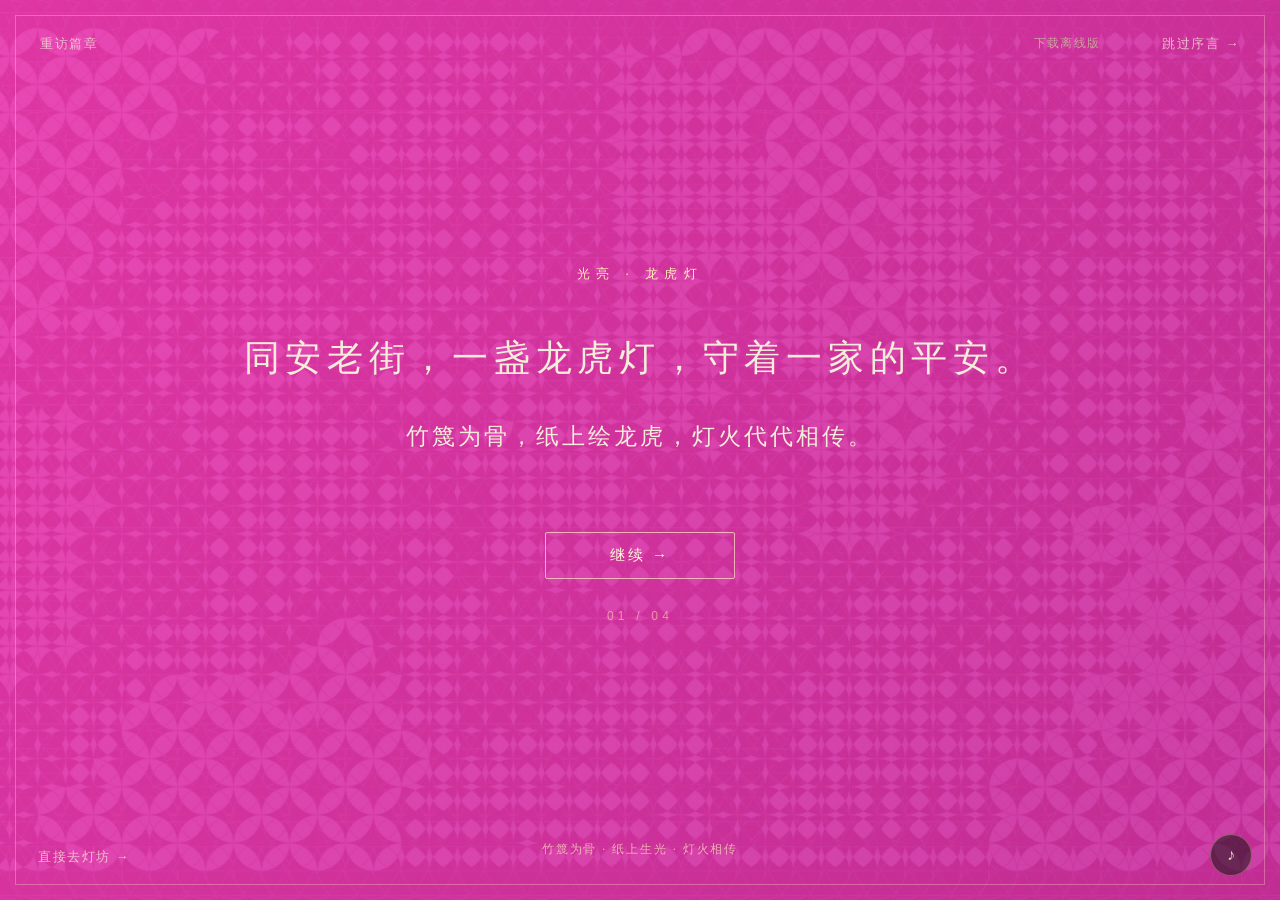
<file: index.html>
<!DOCTYPE html>
<html lang="zh-CN">
<head>
<meta charset="UTF-8">
<meta name="viewport" content="width=device-width, initial-scale=1.0, maximum-scale=1.0, user-scalable=no, viewport-fit=cover">
<meta name="apple-mobile-web-app-capable" content="yes">
<title>光亮 · 龙虎灯</title>
<style>
  html,body{margin:0;padding:0;width:100%;height:100%;overflow:hidden;background:#2a0f2e;}
  body{
    background:#2a0f2e url(assets/bg_pattern.jpg?v=5) center/cover no-repeat;
    font-family:"Heiti SC","STHeiti","SimHei","Source Han Sans SC","Noto Sans SC","Microsoft YaHei","PingFang SC",sans-serif;
    -webkit-user-select:none;user-select:none;-webkit-touch-callout:none;
  }
  body::before{content:"";position:fixed;inset:0;background:rgba(40,8,40,.55);backdrop-filter:blur(6px);-webkit-backdrop-filter:blur(6px);}
  #game{position:fixed;inset:0;padding:env(safe-area-inset-top) env(safe-area-inset-right) env(safe-area-inset-bottom) env(safe-area-inset-left);}
  #game canvas{touch-action:none;box-shadow:0 0 60px rgba(0,0,0,.55);}
  #rotate{position:fixed;inset:0;z-index:20;display:none;flex-direction:column;align-items:center;justify-content:center;
    background:#ff9cd4 url(assets/bg_pattern.jpg?v=5) center/cover;color:#fff;text-align:center;}
  #rotate .card{background:#004dfc;border:6px solid #ff00c8;border-radius:24px;padding:28px 34px;box-shadow:0 10px 0 #9a0078;}
  #rotate .phone{width:54px;height:92px;border:5px solid #fbf5a2;border-radius:12px;margin:0 auto 18px;animation:rot 2.2s ease-in-out infinite;}
  #rotate h2{margin:0 0 8px;font-size:26px;letter-spacing:.2em;color:#fbf5a2;}
  #rotate p{margin:0;font-size:15px;letter-spacing:.1em;}
  @keyframes rot{0%,30%{transform:rotate(0)}60%,100%{transform:rotate(-90deg)}}
  #loading{position:fixed;inset:0;display:flex;align-items:center;justify-content:center;color:#fbf5a2;font-size:20px;letter-spacing:.3em;z-index:5;pointer-events:none;}
</style>
<link rel="stylesheet" href="journey.css?v=12">
</head>
<body>
<div id="loading">龙虎灯 · 载入中</div>
<div id="game"></div>
<a class="download-link" href="download.html">下载离线版 ↓</a>
<div id="rotate"><div class="card"><div class="phone"></div><h2>请横屏体验</h2><p>旋转手机后自动继续，进度不会丢失</p></div></div>
<script src="lib/phaser.min.js"></script>
<script src="lib/three.min.js"></script>
<script src="js/core.js?v=12"></script>
<script src="js/data.js?v=12"></script>
<script src="js/scenes/boot.js?v=12"></script>
<script src="js/journey.js?v=12"></script>
<script src="js/scenes/title.js?v=12"></script>
<script src="js/scenes/story.js?v=12"></script>
<script src="js/scenes/act.js?v=12"></script>
<script src="js/scenes/rescue.js?v=12"></script>
<script src="js/scenes/forage.js?v=12"></script>
<script src="js/scenes/medicine.js?v=12"></script>
<script src="js/scenes/market.js?v=12"></script>
<script src="js/scenes/craft.js?v=12"></script>
<script src="js/scenes/defense.js?v=12"></script>
<script src="js/scenes/decorate.js?v=12"></script>
<script src="js/scenes/ending.js?v=12"></script>
<script src="js/main.js?v=12"></script>
</body>
</html>
</file>
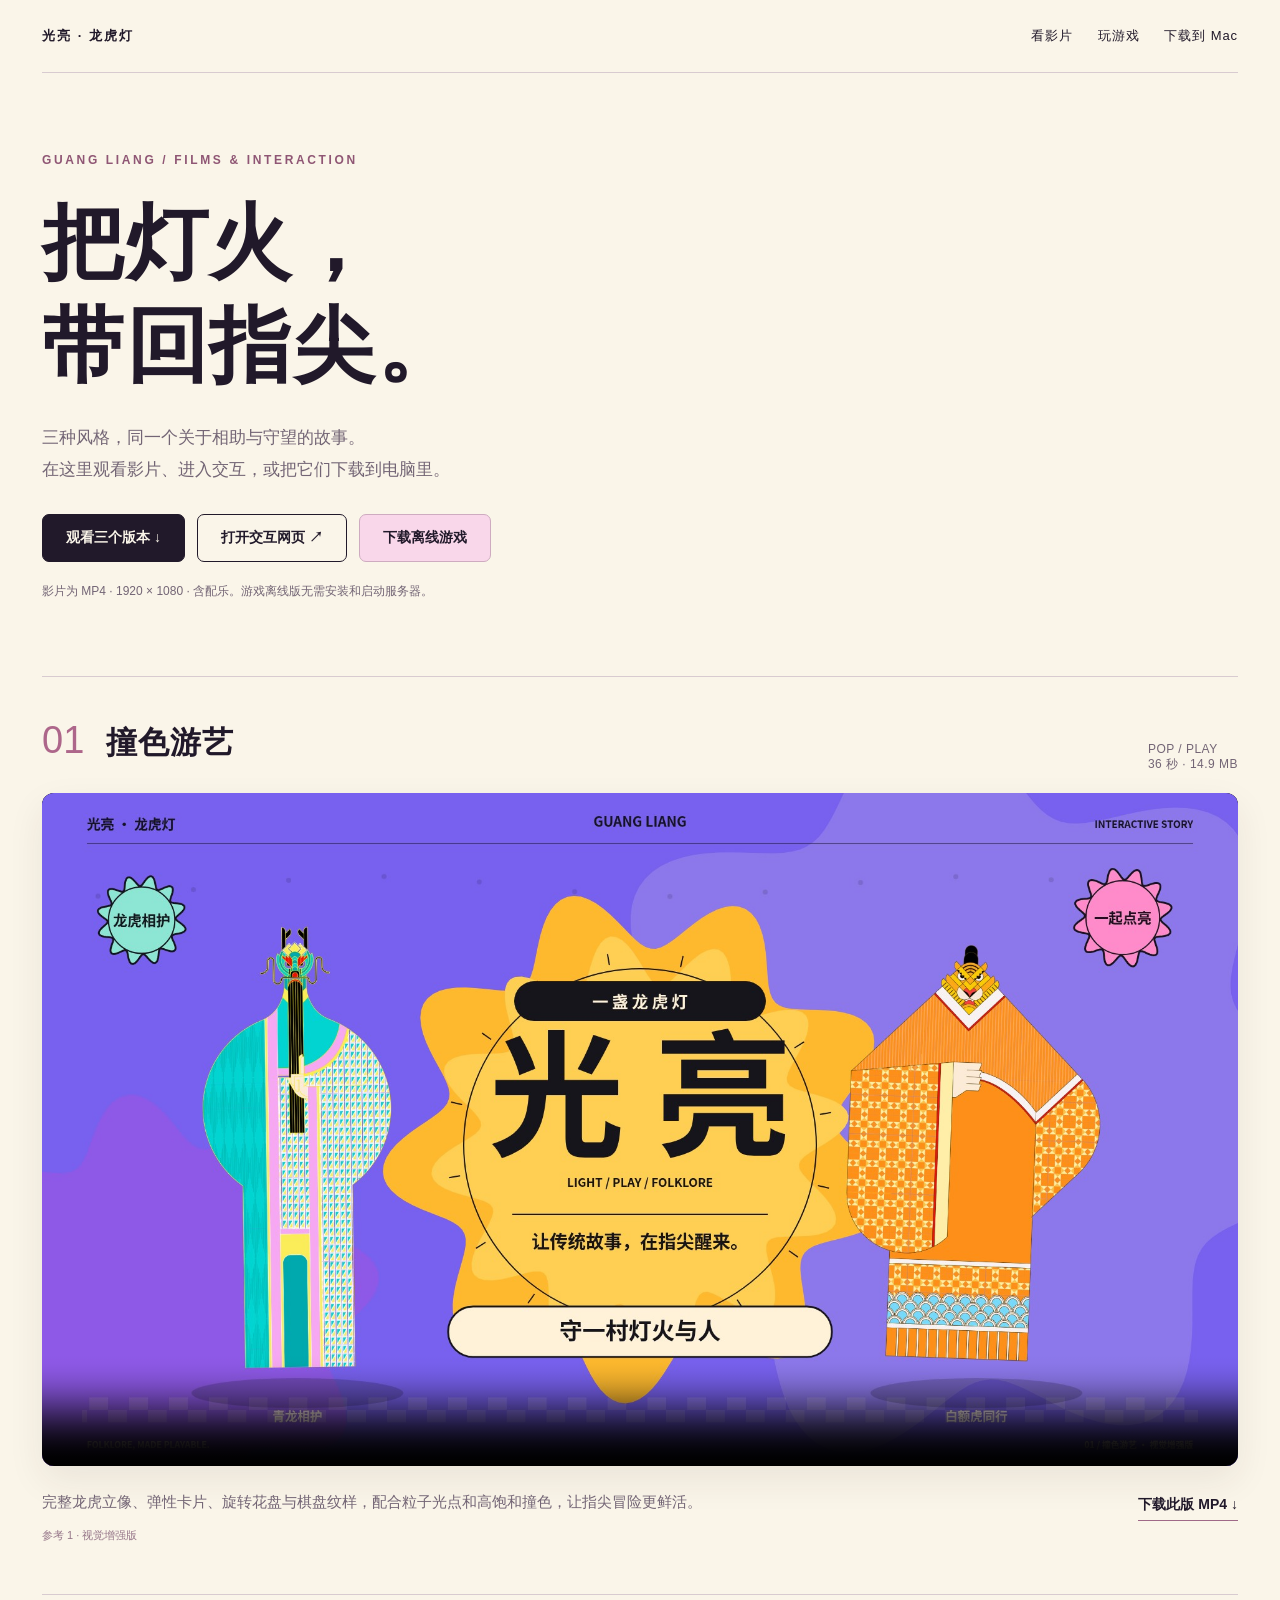
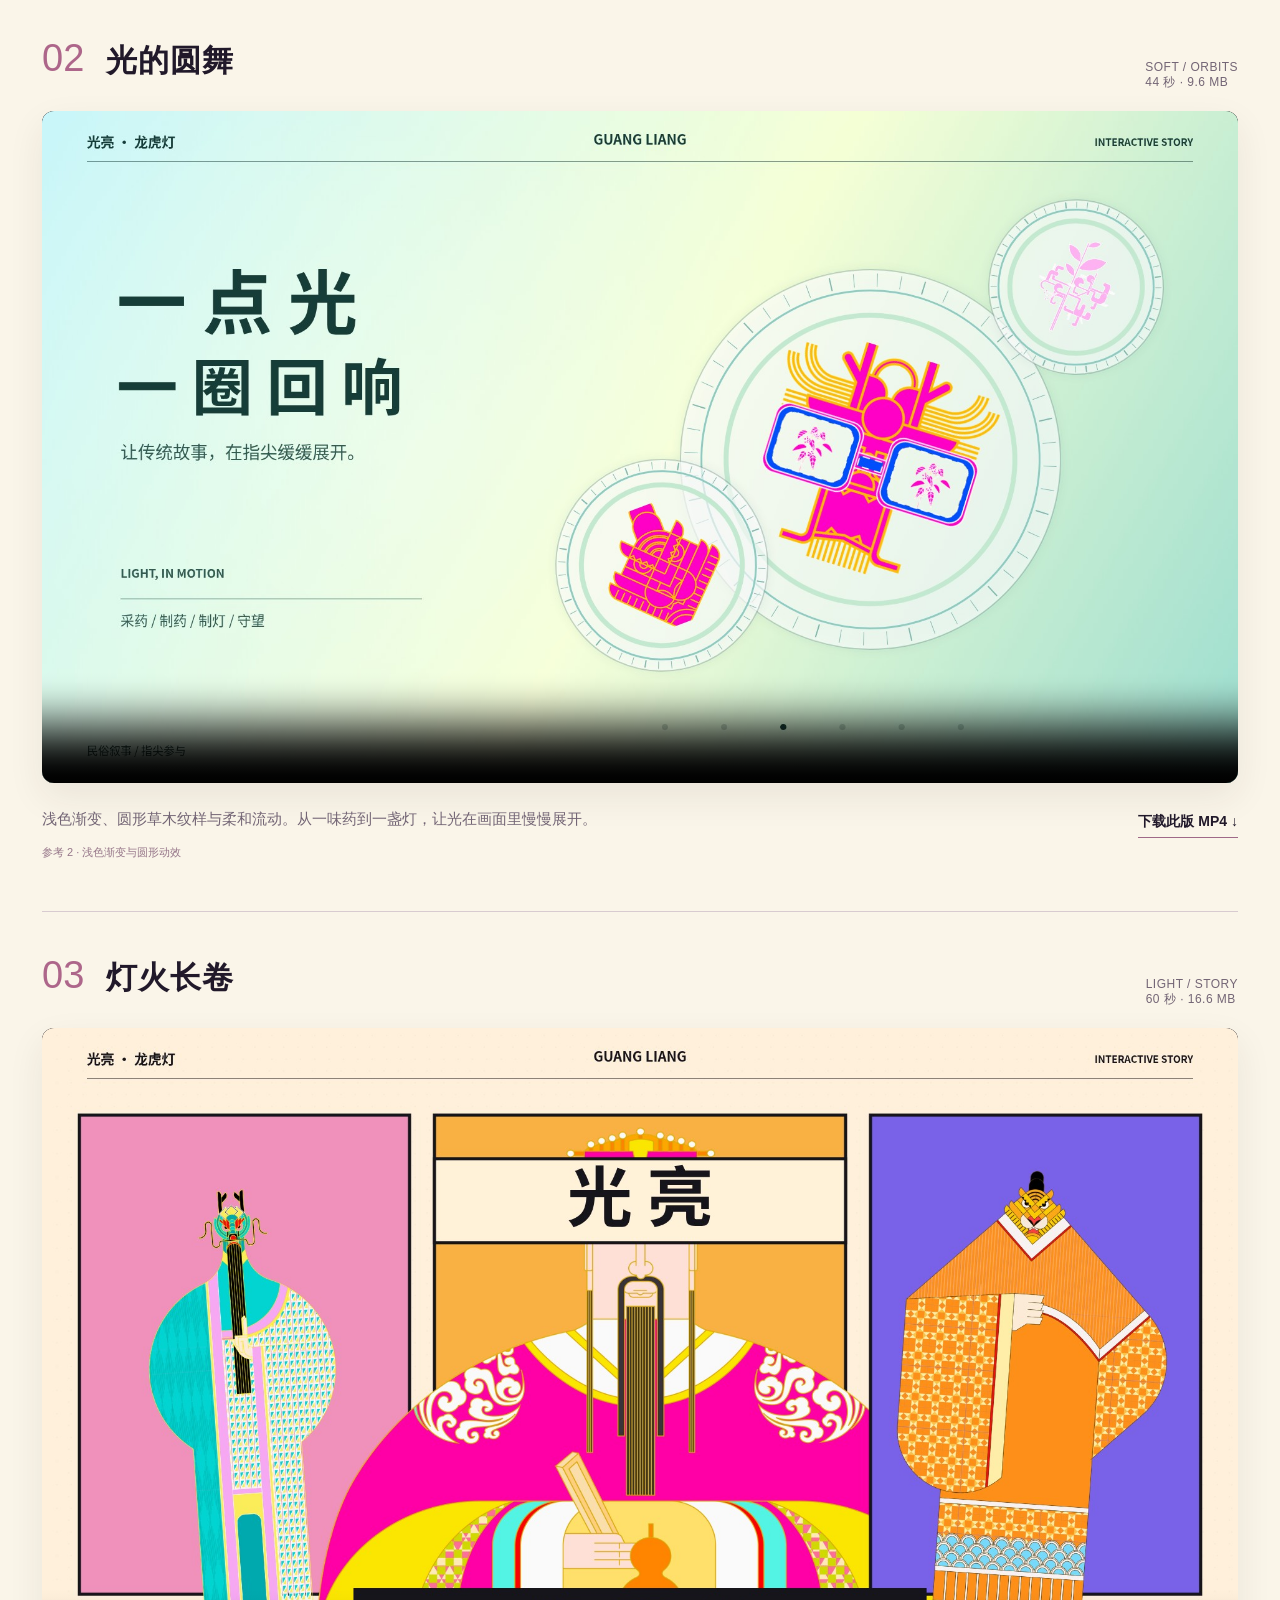
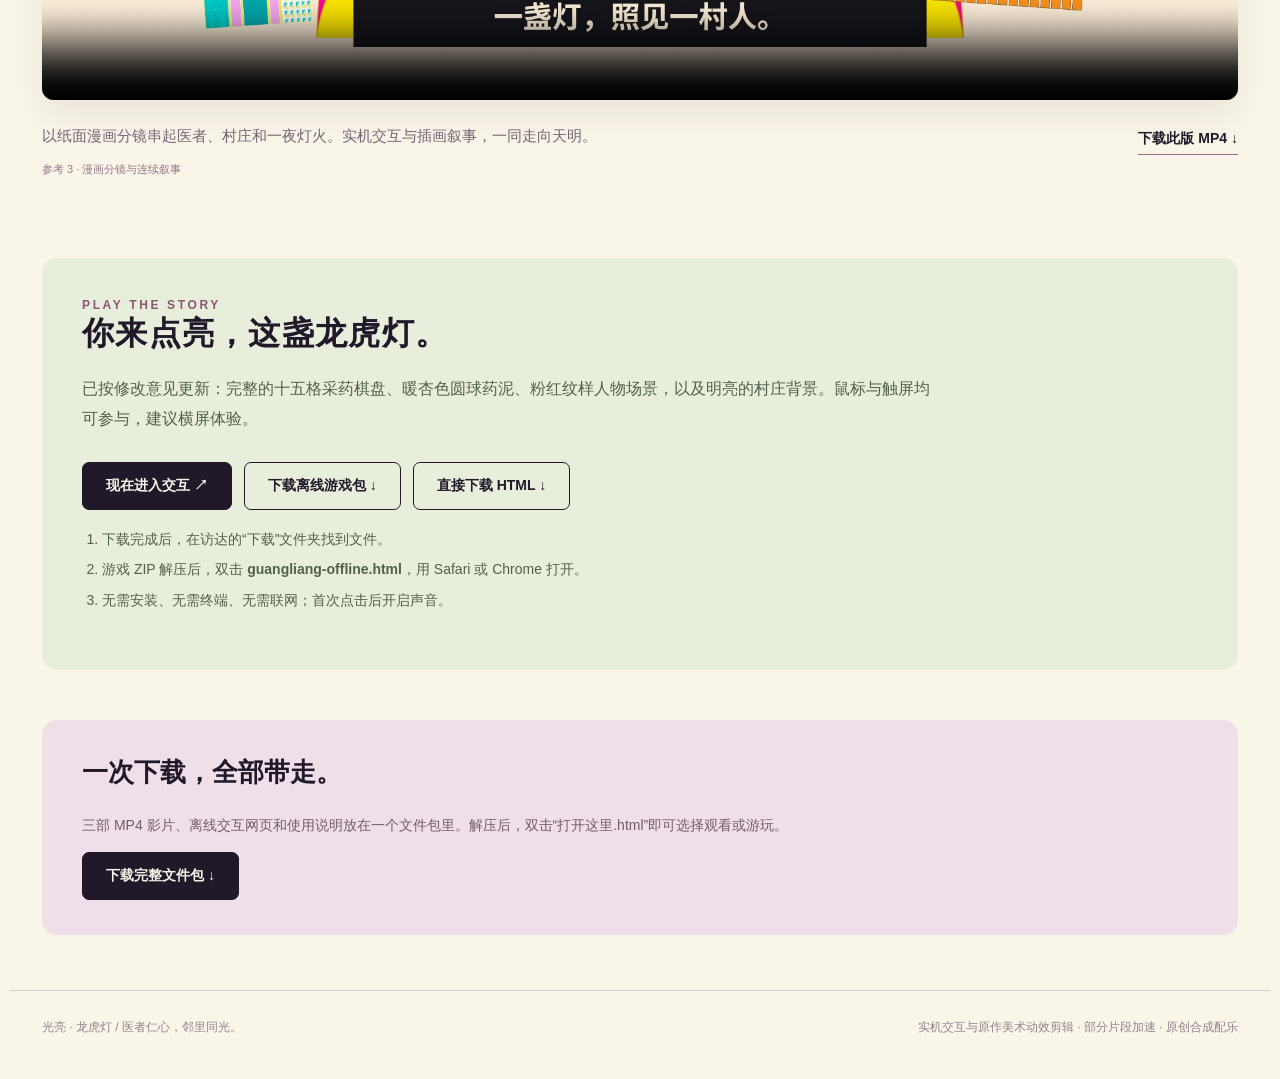
<file: showcase/index.html>
<!doctype html><html lang="zh-CN"><head><meta charset="utf-8"><meta name="viewport" content="width=device-width,initial-scale=1"><title>光亮 · 龙虎灯｜影片与互动</title><meta name="description" content="三部风格呈现影片与光亮·龙虎灯交互网页。在线播放，或下载到Mac离线观看和游玩。"><link rel="icon" href="data:,"><style>
:root{--paper:#faf5e9;--ink:#21192a;--pink:#f256ae;--muted:#736575}*{box-sizing:border-box}html{scroll-behavior:smooth}body{margin:0;background:var(--paper);color:var(--ink);font-family:-apple-system,BlinkMacSystemFont,"PingFang SC","Noto Sans SC",sans-serif}a{color:inherit}header,main,footer{max-width:1260px;margin:auto;padding:0 32px}nav{display:flex;justify-content:space-between;align-items:center;padding:27px 0;border-bottom:1px solid #d8cbd0;font-size:13px;letter-spacing:.07em}.brand{font-weight:800;letter-spacing:.16em;text-decoration:none}nav div{display:flex;gap:25px}nav a{text-decoration:none}.hero{padding:80px 0 62px}.eyebrow{color:#8f5674;font-size:12px;letter-spacing:.22em;font-weight:700}.hero h1{font-size:clamp(42px,6.5vw,82px);font-weight:650;letter-spacing:.02em;line-height:1.25;margin:25px 0}.hero p{font-size:17px;line-height:1.9;color:var(--muted);max-width:700px}.buttons{display:flex;flex-wrap:wrap;gap:12px;margin-top:27px}.button{display:inline-flex;align-items:center;justify-content:center;text-decoration:none;padding:14px 23px;border:1px solid var(--ink);border-radius:7px;font-size:14px;font-weight:600;min-height:48px;transition:transform .18s,box-shadow .18s}.button:hover{transform:translateY(-2px);box-shadow:0 5px 14px #29162a16}.button.primary{background:var(--ink);color:var(--paper)}.button.pink{background:#f9d7ea;border-color:#ceabc0}.intro-note{font-size:12px!important;margin-top:18px}.film{padding:42px 0 48px;border-top:1px solid #d8cbd0}.film-head{display:flex;gap:25px;align-items:baseline;justify-content:space-between;margin-bottom:20px}.title-wrap{display:flex;gap:22px;align-items:baseline}.no{font-size:38px;color:#ad668a;font-weight:400}.film h2{font-size:31px;margin:0;font-weight:650;letter-spacing:.03em}.meta{font-size:12px;color:var(--muted);letter-spacing:.04em}.player{background:#16151a;border-radius:12px;overflow:hidden;box-shadow:0 14px 36px #35202a14}video{display:block;width:100%;aspect-ratio:16/9;object-fit:contain;background:#17151c}.film-body{display:flex;justify-content:space-between;gap:35px;align-items:flex-start;margin-top:22px}.film-body p{max-width:720px;color:var(--muted);line-height:1.9;font-size:15px;margin:0}.ref{font-size:11px;color:#967689;display:block;margin-top:8px}.download-link{white-space:nowrap;display:inline-block;font-size:14px;font-weight:650;text-decoration:none;border-bottom:1px solid #9f6988;padding-bottom:6px;margin-top:8px}.game{margin:30px 0 50px;padding:40px;background:#e7eedb;border-radius:15px}.game h2{font-size:32px;letter-spacing:.04em;margin:0 0 18px}.game p{line-height:1.9;color:#52604e;max-width:850px}.game ol{padding-left:20px;font-size:14px;line-height:2.2;color:#52604e}.all{background:#efdfe8;border-radius:15px;padding:35px 40px;margin:0 0 55px}.all h2{font-size:26px;margin-top:0}.all p{font-size:14px;line-height:1.9;color:#725d6b}footer{padding-top:25px;padding-bottom:40px;border-top:1px solid #d8cbd0;color:#92838c;font-size:12px;line-height:1.9}.foot-row{display:flex;justify-content:space-between;gap:15px}button{font:inherit}@media(max-width:700px){header,main,footer{padding-left:20px;padding-right:20px}nav{font-size:11px}nav div{gap:12px}.hero{padding:50px 0 35px}.film-head{gap:12px;align-items:flex-start}.title-wrap{gap:13px}.no{font-size:27px}.film h2{font-size:24px}.meta{max-width:100px;text-align:right;line-height:1.8}.film-body{display:block}.download-link{margin-top:18px}.game,.all{padding:27px 22px}.game h2{font-size:26px}.foot-row{display:block}video{border-radius:0}}
</style></head><body><header><nav><a class="brand" href="#">光亮 · 龙虎灯</a><div><a href="#films">看影片</a><a href="#game">玩游戏</a><a href="#downloads">下载到 Mac</a></div></nav><section class="hero"><div class="eyebrow">GUANG LIANG / FILMS & INTERACTION</div><h1>把灯火，<br>带回指尖。</h1><p>三种风格，同一个关于相助与守望的故事。<br>在这里观看影片、进入交互，或把它们下载到电脑里。</p><div class="buttons"><a class="button primary" href="#films">观看三个版本 ↓</a><a class="button" href="../" target="_blank" rel="noopener">打开交互网页 ↗</a><a class="button pink" href="downloads/game-offline-mac.zip" download="光亮-龙虎灯-离线游戏-Mac.zip">下载离线游戏</a></div><p class="intro-note">影片为 MP4 · 1920 × 1080 · 含配乐。游戏离线版无需安装和启动服务器。</p></section></header><main><div id="films"><section class="film" id="film-01"><div class="film-head"><div class="title-wrap"><span class="no">01</span><h2>撞色游艺</h2></div><span class="meta">POP / PLAY<br>36 秒 · 14.9 MB</span></div><div class="player"><video controls playsinline preload="metadata" poster="posters/01.jpg?v=2" aria-label="撞色游艺"><source src="downloads/01-pop-play.mp4?v=2" type="video/mp4">浏览器暂不支持在线播放，请使用下方下载按钮。</video></div><div class="film-body"><p>完整龙虎立像、弹性卡片、旋转花盘与棋盘纹样，配合粒子光点和高饱和撞色，让指尖冒险更鲜活。<span class="ref">参考 1 · 视觉增强版</span></p><a class="download-link" href="downloads/01-pop-play.mp4?v=2" download="光亮-龙虎灯-01-撞色游艺.mp4">下载此版 MP4 ↓</a></div></section><section class="film" id="film-02"><div class="film-head"><div class="title-wrap"><span class="no">02</span><h2>光的圆舞</h2></div><span class="meta">SOFT / ORBITS<br>44 秒 · 9.6 MB</span></div><div class="player"><video controls playsinline preload="metadata" poster="posters/02.jpg" aria-label="光的圆舞"><source src="downloads/02-soft-orbits.mp4" type="video/mp4">浏览器暂不支持在线播放，请使用下方下载按钮。</video></div><div class="film-body"><p>浅色渐变、圆形草木纹样与柔和流动。从一味药到一盏灯，让光在画面里慢慢展开。<span class="ref">参考 2 · 浅色渐变与圆形动效</span></p><a class="download-link" href="downloads/02-soft-orbits.mp4" download="光亮-龙虎灯-02-光的圆舞.mp4">下载此版 MP4 ↓</a></div></section><section class="film" id="film-03"><div class="film-head"><div class="title-wrap"><span class="no">03</span><h2>灯火长卷</h2></div><span class="meta">LIGHT / STORY<br>60 秒 · 16.6 MB</span></div><div class="player"><video controls playsinline preload="metadata" poster="posters/03.jpg" aria-label="灯火长卷"><source src="downloads/03-lantern-story.mp4" type="video/mp4">浏览器暂不支持在线播放，请使用下方下载按钮。</video></div><div class="film-body"><p>以纸面漫画分镜串起医者、村庄和一夜灯火。实机交互与插画叙事，一同走向天明。<span class="ref">参考 3 · 漫画分镜与连续叙事</span></p><a class="download-link" href="downloads/03-lantern-story.mp4" download="光亮-龙虎灯-03-灯火长卷.mp4">下载此版 MP4 ↓</a></div></section></div><section class="game" id="game"><div class="eyebrow">PLAY THE STORY</div><h2>你来点亮，这盏龙虎灯。</h2><p>已按修改意见更新：完整的十五格采药棋盘、暖杏色圆球药泥、粉红纹样人物场景，以及明亮的村庄背景。鼠标与触屏均可参与，建议横屏体验。</p><div class="buttons"><a class="button primary" href="../" target="_blank" rel="noopener">现在进入交互 ↗</a><a class="button" href="downloads/game-offline-mac.zip" download="光亮-龙虎灯-离线游戏-Mac.zip">下载离线游戏包 ↓</a><a class="button" href="downloads/guangliang-offline.html" download="光亮-龙虎灯-离线版.html">直接下载 HTML ↓</a></div><ol><li>下载完成后，在访达的“下载”文件夹找到文件。</li><li>游戏 ZIP 解压后，双击 <strong>guangliang-offline.html</strong>，用 Safari 或 Chrome 打开。</li><li>无需安装、无需终端、无需联网；首次点击后开启声音。</li></ol></section><section class="all" id="downloads"><h2>一次下载，全部带走。</h2><p>三部 MP4 影片、离线交互网页和使用说明放在一个文件包里。解压后，双击“打开这里.html”即可选择观看或游玩。</p><a class="button primary" href="downloads/guangliang-complete.zip?v=2" download="光亮-龙虎灯-影片与交互-完整包.zip">下载完整文件包 ↓</a></section></main><footer><div class="foot-row"><span>光亮 · 龙虎灯 / 医者仁心，邻里同光。</span><span>实机交互与原作美术动效剪辑 · 部分片段加速 · 原创合成配乐</span></div></footer><script>document.querySelectorAll('video').forEach(v=>v.addEventListener('play',()=>document.querySelectorAll('video').forEach(o=>{if(o!==v)o.pause()})));</script></body></html>
</file>
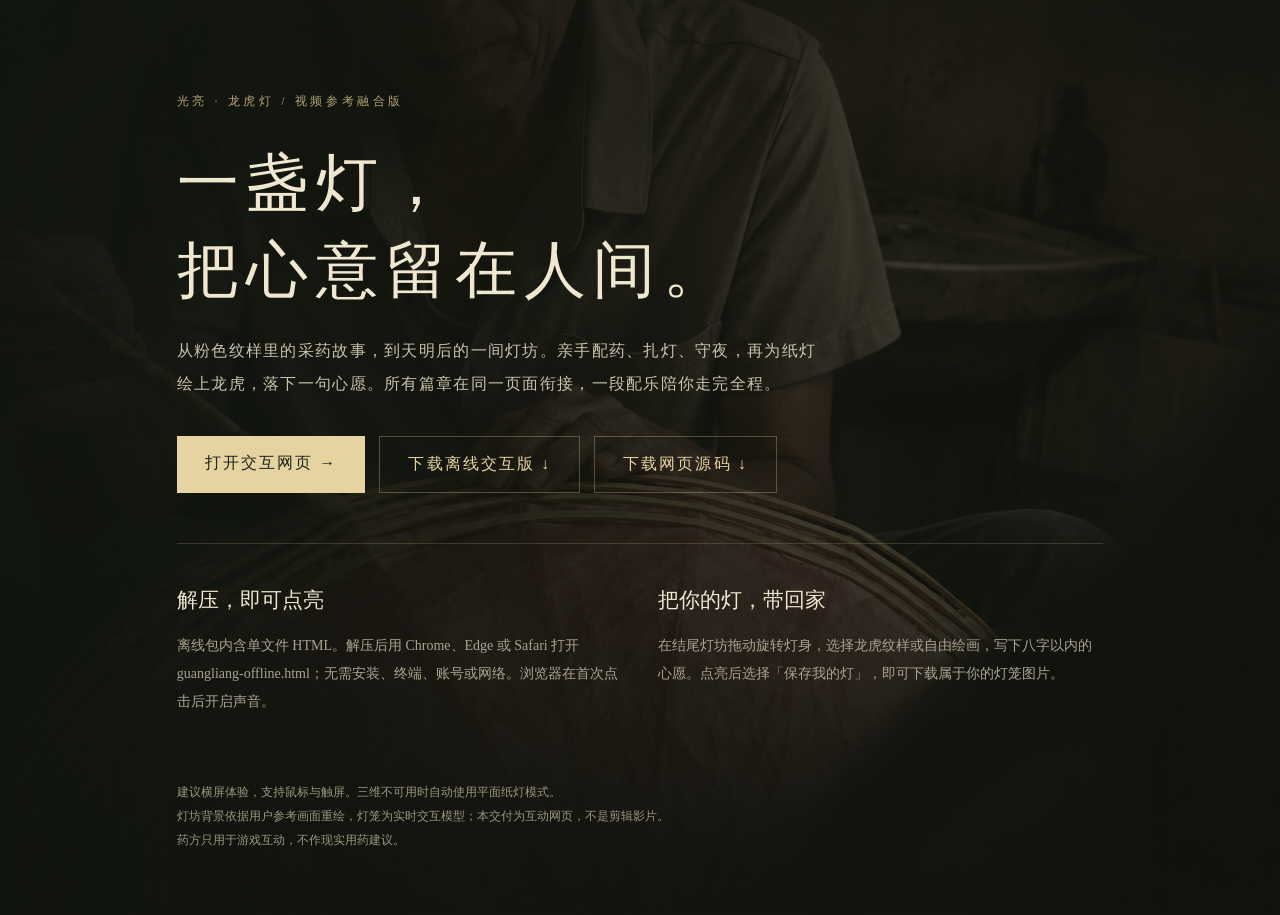
<file: download.html>
<!doctype html><html lang="zh-CN"><head><meta charset="utf-8"><meta name="viewport" content="width=device-width,initial-scale=1"><title>光亮 · 观看与下载</title><style>*{box-sizing:border-box}body{margin:0;background:#141611;color:#efe7cf;font-family:"Songti SC","Noto Serif CJK SC",serif;min-height:100vh;background-image:linear-gradient(90deg,#11150fea,#11150f88),url(assets/workshop/workshop-bg.png);background-position:center;background-size:cover}main{max-width:1080px;margin:auto;padding:9vh 6vw 7vh}.eyebrow{font-size:12px;letter-spacing:.3em;color:#b3a375}h1{font-size:clamp(32px,5vw,62px);font-weight:400;letter-spacing:.12em;line-height:1.4;margin:30px 0 20px}.lead{max-width:650px;color:#c9c2ac;line-height:2.1;font-size:16px;letter-spacing:.08em}a{color:inherit}nav{display:flex;flex-wrap:wrap;gap:14px;margin:35px 0 50px}.primary{display:inline-block;text-decoration:none;padding:17px 28px;background:#e5d3a1;color:#20251a;font-size:16px;letter-spacing:.13em}.secondary{background:transparent;border:1px solid #b6a87566;color:#e5d3a1}section{display:grid;grid-template-columns:1fr 1fr;gap:35px;border-top:1px solid #a1956c44;padding-top:25px}h2{font-size:21px;font-weight:400}section p{color:#a9a490;font-size:14px;line-height:2}footer{font-size:12px;color:#9b967f;line-height:2;margin-top:50px}a:focus-visible{outline:2px solid #ffe4a0;outline-offset:5px}@media(max-width:600px){section{grid-template-columns:1fr;gap:15px}main{padding:8vh 7vw}.lead{font-size:14px}nav{flex-direction:column;align-items:stretch}nav a{text-align:center}h1{font-size:34px}}</style></head><body><main><p class="eyebrow">光亮 · 龙虎灯 / 视频参考融合版</p><h1>一盏灯，<br>把心意留在人间。</h1><p class="lead">从粉色纹样里的采药故事，到天明后的一间灯坊。亲手配药、扎灯、守夜，再为纸灯绘上龙虎，落下一句心愿。所有篇章在同一页面衔接，一段配乐陪你走完全程。</p><nav><a class="primary" href="./">打开交互网页 →</a><a class="primary secondary" href="showcase/downloads/game-offline-mac.zip" download>下载离线交互版 ↓</a><a class="primary secondary" href="showcase/downloads/guangliang-web.zip" download>下载网页源码 ↓</a></nav><section><article><h2>解压，即可点亮</h2><p>离线包内含单文件 HTML。解压后用 Chrome、Edge 或 Safari 打开 guangliang-offline.html；无需安装、终端、账号或网络。浏览器在首次点击后开启声音。</p></article><article><h2>把你的灯，带回家</h2><p>在结尾灯坊拖动旋转灯身，选择龙虎纹样或自由绘画，写下八字以内的心愿。点亮后选择「保存我的灯」，即可下载属于你的灯笼图片。</p></article></section><footer>建议横屏体验，支持鼠标与触屏。三维不可用时自动使用平面纸灯模式。<br>灯坊背景依据用户参考画面重绘，灯笼为实时交互模型；本交付为互动网页，不是剪辑影片。<br>药方只用于游戏互动，不作现实用药建议。</footer></main></body></html>
</file>
<file: journey.css>
#scene-blend{position:fixed;z-index:3000;pointer-events:all;background:#c72d9b center/100% 100% no-repeat;will-change:opacity}
.journey{position:fixed;inset:0;z-index:10;color:#f4edda;font-family:"Songti SC","Noto Serif CJK SC","Noto Serif SC",serif;opacity:0;transition:opacity 1s ease;overflow:hidden;box-sizing:border-box}
.journey.is-visible{opacity:1}.journey *{box-sizing:border-box}.journey button,.journey input{font:inherit}.journey button{cursor:pointer;touch-action:manipulation}.journey button:focus-visible,.journey input:focus-visible{outline:2px solid #e3bd6b;outline-offset:5px}.journey button:disabled{opacity:.35;cursor:default}.journey [hidden]{display:none!important}
.journey .quiet{border:0;background:none;color:inherit;letter-spacing:.12em;padding:10px;font-size:13px;opacity:.72}.journey .quiet:hover{opacity:1}.journey .sound{position:absolute;right:28px;bottom:24px;z-index:5;border:1px solid #cbb88366;border-radius:50%;width:42px;height:42px;color:#e5d9b3;background:#13141188;font:16px sans-serif}
.intro{background:#d923a7 url(assets/bg_pattern.jpg?v=5) center/cover;display:grid;place-items:center;text-align:center}.intro::before{content:"";position:absolute;inset:0;background:linear-gradient(120deg,#d0289b75,#810c7266)}.intro::after{content:"";position:absolute;inset:15px;border:1px solid #fff0c34d;pointer-events:none}.intro-content{z-index:1;width:min(850px,85vw)}.intro .eyebrow{font-size:13px;letter-spacing:.5em;color:#ffedb9;margin:0 0 45px}.intro h1{font-weight:400;font-size:clamp(24px,3.3vw,45px);letter-spacing:.16em;line-height:1.7;margin:0 0 22px}.intro .verse{font-size:clamp(16px,1.8vw,24px);line-height:2.2;letter-spacing:.13em;min-height:5em;white-space:pre-line;margin:0 0 38px}.intro-copy{transition:opacity .5s ease,transform .7s ease}.intro-copy.changing{opacity:0;transform:translateY(12px)}.journey .primary{background:#e8d7a8;color:#26251d;border:1px solid #e8d7a8;border-radius:2px;padding:13px 30px;font-size:15px;letter-spacing:.18em;transition:background .25s}.journey .primary:hover{background:#fff0c9}.intro .primary{background:transparent;border-color:#fff0c3aa;color:#fff6da;min-width:190px}.intro .primary:hover{background:#fff0c322}.intro .skip{position:absolute;right:30px;top:25px}.intro .progress{margin-top:30px;color:#ffe7b58c;font:12px sans-serif;letter-spacing:.35em}.intro .footer{position:absolute;bottom:30px;left:50%;transform:translateX(-50%);font-size:12px;letter-spacing:.16em;color:#fff0c3aa}
.workshop{background:#121411}.workshop::before{content:"";position:absolute;inset:0;background:linear-gradient(90deg,#11130fe8 0%,#11130f62 48%,#11130fd9 100%),linear-gradient(0deg,#10120ff2,transparent 60%),url(assets/workshop/workshop-bg.png) center/cover;opacity:.87}.workshop::after{content:"";position:absolute;inset:0;pointer-events:none;background:radial-gradient(ellipse at 55% 49%,#b49b4e0f,transparent 54%)}.workshop header{position:absolute;left:4.2%;top:6.2%;z-index:2}.workshop .eyebrow{font-size:12px;letter-spacing:.32em;color:#bfad77;margin:0 0 20px}.workshop h1{font-size:clamp(25px,3vw,43px);letter-spacing:.09em;font-weight:400;line-height:1.5;margin:0 0 10px}.workshop .subhead{font-size:12px;letter-spacing:.18em;color:#b9b49f;margin:0}.workshop .return{position:absolute;right:25px;top:24px;z-index:5}
.lantern-stage{position:absolute;left:25%;top:10%;width:51%;height:83%;z-index:1;touch-action:none;cursor:grab}.lantern-stage.drawing{cursor:crosshair}.lantern-stage:active{cursor:grabbing}.lantern-stage canvas{width:100%;height:100%;display:block;outline:0;touch-action:none}.lantern-glow{position:absolute;left:50%;top:47%;width:85%;height:65%;transform:translate(-50%,-50%);background:radial-gradient(ellipse,#ffcf6530,transparent 64%);filter:blur(15px);opacity:0;transition:opacity 1.5s;pointer-events:none}.workshop.lit .lantern-glow{opacity:1}
.workshop .chapter-copy{position:absolute;left:8%;top:38%;width:22%;z-index:2}.workshop .number{display:block;color:#9a967d;font:10px sans-serif;letter-spacing:.3em;margin-bottom:20px}.workshop h2{font-weight:400;font-size:clamp(18px,1.9vw,28px);letter-spacing:.1em;line-height:1.6;margin:0 0 16px}.workshop .body-copy{color:#c0bca8;font-size:clamp(12px,1.1vw,15px);line-height:2.1;letter-spacing:.08em;margin:0 0 20px}.workshop .craft-list{font-size:11px;line-height:2.2;word-spacing:16px;color:#a19a7d;letter-spacing:.1em}.workshop .controls{position:absolute;right:5%;top:37%;width:23%;z-index:2}.workshop .control-title{font-size:12px;color:#b7ac89;letter-spacing:.2em;margin-bottom:16px}.workshop .tools{display:flex;flex-wrap:wrap;gap:8px;margin-bottom:15px}.workshop .tool{font-size:13px;color:#d8d1bb;border:1px solid #aaa08055;background:#24261e66;padding:9px 14px;letter-spacing:.08em;border-radius:2px}.workshop .tool:hover,.workshop .tool[aria-pressed=true]{border-color:#c5aa6e;color:#f4e1ac;background:#b49b4e1c}.workshop label{font-size:12px;color:#beb69c;letter-spacing:.1em}.workshop input{display:block;width:100%;color:#f4e6bd;background:transparent;border:0;border-bottom:1px solid #978b6166;padding:12px 0;font-size:22px;letter-spacing:.15em;user-select:text;-webkit-user-select:text;outline:0}.workshop .hint{color:#a39d85;font-size:11px;line-height:1.9;letter-spacing:.07em;min-height:2em;margin:12px 0}.workshop .next{margin-top:18px;width:100%;padding:13px 10px}.workshop .steps{position:absolute;left:8%;bottom:7%;display:flex;gap:28px;z-index:3}.workshop .step{color:#8b8876;border:0;background:none;padding:7px 0;text-align:left;font-size:12px;letter-spacing:.15em;border-bottom:1px solid transparent}.workshop .step span{display:block;font:10px sans-serif;margin-bottom:8px;color:#787661}.workshop .step[aria-current=step]{border-color:#d4ba7b;color:#f0d99b}.workshop .drag-hint{position:absolute;left:50%;bottom:9%;transform:translateX(-50%);font-size:11px;letter-spacing:.18em;color:#a8a28b;z-index:2;pointer-events:none;white-space:nowrap}.workshop .status{position:absolute;right:5%;bottom:17%;color:#d7c48e;font-size:12px;z-index:3;max-width:26%;line-height:1.8}.workshop .light-toggle{margin-top:12px}.workshop .credits{font-size:10px;color:#88846f;line-height:1.8;margin-top:20px;letter-spacing:.06em}.workshop .back{padding-left:0;margin-top:8px}.workshop .error-note{color:#e0c9a0;font-size:11px;line-height:1.8}
@media(max-height:570px){.workshop header{top:5%;left:4%}.workshop .eyebrow{margin-bottom:8px;font-size:10px}.workshop h1{font-size:25px}.workshop .chapter-copy{top:38%;left:5%;width:24%}.workshop .controls{top:32%;right:4%;width:23%}.workshop h2{font-size:19px;margin-bottom:8px}.workshop .body-copy{font-size:11px;line-height:1.8;margin-bottom:12px}.workshop .craft-list,.workshop .credits{display:none}.workshop .control-title{margin-bottom:10px}.workshop .tool{font-size:11px;padding:6px 9px}.workshop .tools{gap:6px;margin-bottom:8px}.workshop .hint{margin:7px 0;font-size:10px}.workshop .next{margin-top:7px;padding:9px}.workshop .steps{left:5%;bottom:4%;gap:20px}.workshop .step{font-size:10px}.workshop .step span{margin-bottom:4px}.workshop .drag-hint{bottom:5%;font-size:10px}.journey .sound{right:17px;bottom:14px;width:34px;height:34px}.intro .eyebrow{margin-bottom:16px}.intro h1{font-size:28px}.intro .verse{font-size:16px;min-height:4em;margin-bottom:16px}.intro .footer{bottom:17px;font-size:10px}.intro .progress{margin-top:16px}}
@media(prefers-reduced-motion:reduce){.journey,.intro-copy{transition:none!important}}

.download-link{position:fixed;left:22px;bottom:20px;z-index:6;font:12px sans-serif;letter-spacing:.1em;color:#fff0cebb;text-decoration:none;padding:8px;border-bottom:1px solid #fff0ce44}.download-link:hover{color:#fff0ce}

.intro .chapters{position:absolute;left:30px;top:25px;z-index:2}.intro .direct-lamp{position:absolute;left:28px;bottom:24px;z-index:2}.intro .verse{min-height:3.6em}.intro h1{font-size:clamp(23px,2.8vw,40px)}
@media(max-height:570px){.intro .direct-lamp{bottom:14px;left:16px;font-size:11px}.intro .chapters{top:14px;left:16px}.intro .skip{top:14px;right:16px}.intro .footer{font-size:9px}.intro h1{font-size:24px}.intro .verse{min-height:2.5em;margin-bottom:15px}}

.journey .package-link{position:absolute;top:35px;right:180px;z-index:5;font:12px sans-serif;letter-spacing:.1em;color:#cbbf9e;text-decoration:none;opacity:.8}.journey .package-link:hover{opacity:1}@media(max-height:570px){.journey .package-link{top:24px;right:145px;font-size:10px}}
</file>
